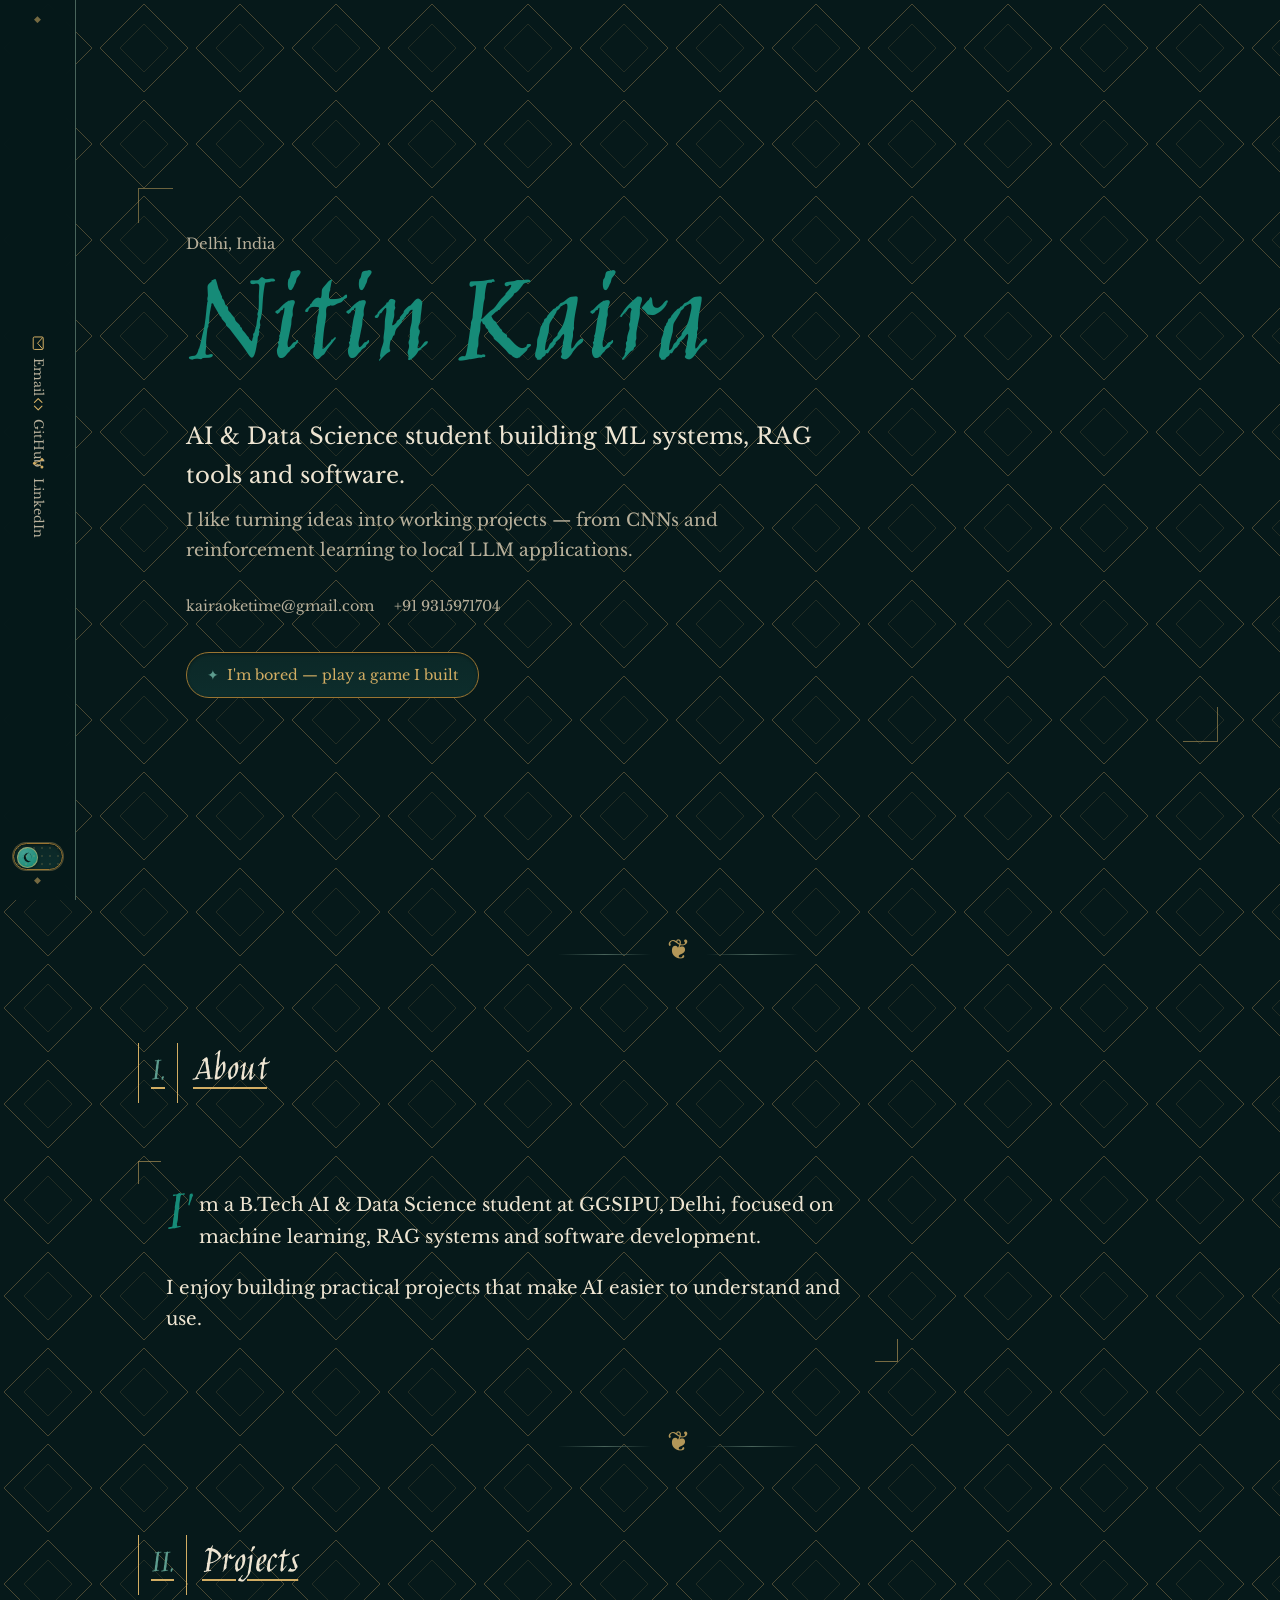
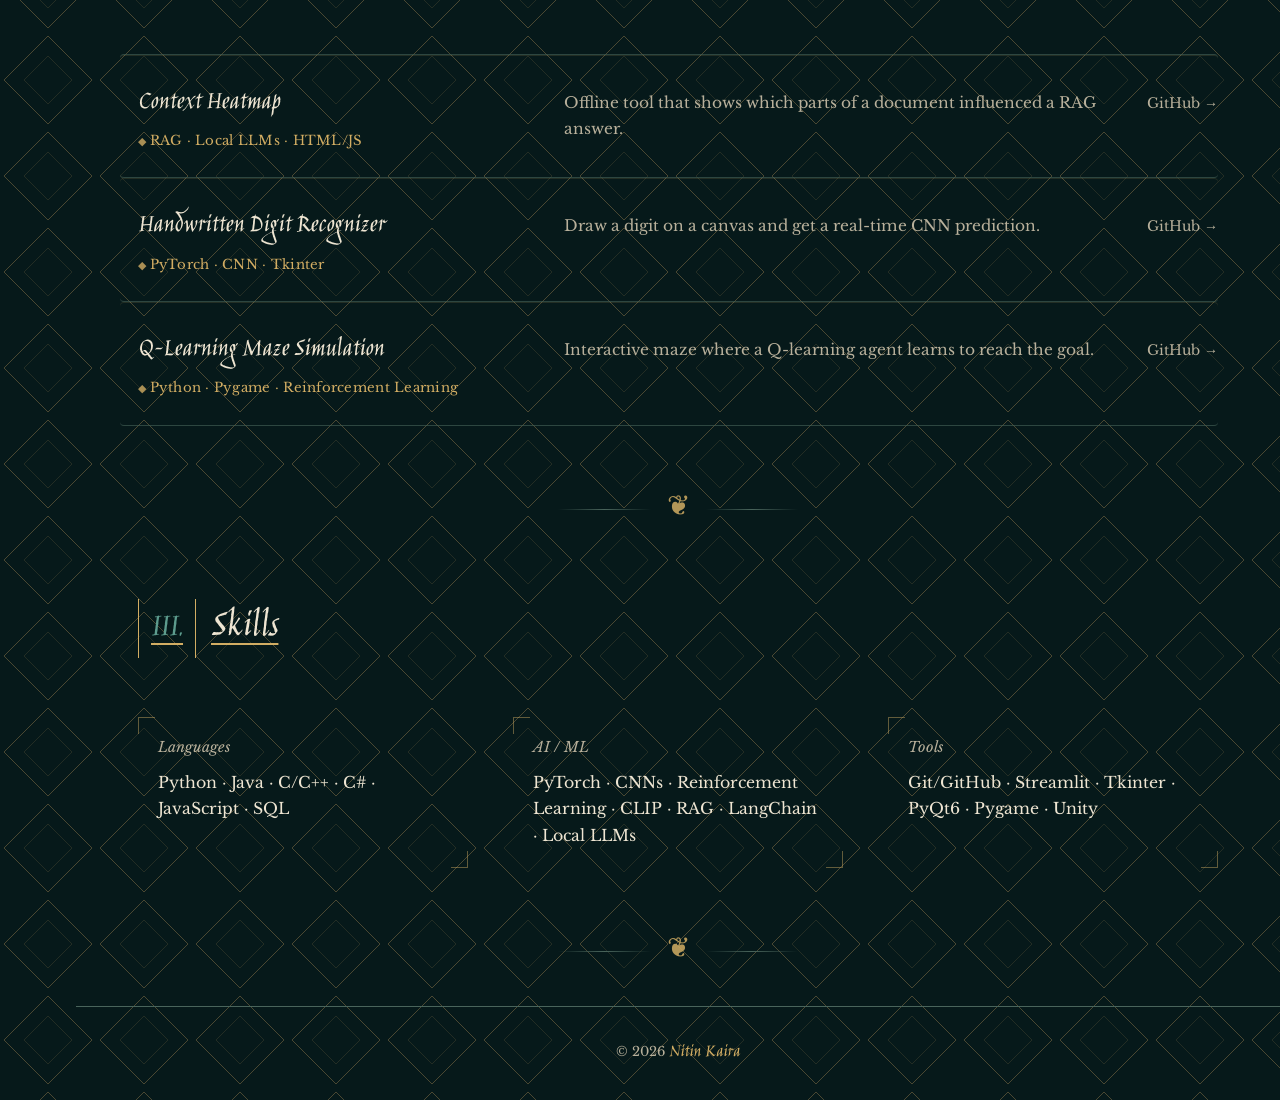
<file: index.html>
<!DOCTYPE html>
<html lang="en" data-theme="dark">
<head>
  <meta charset="UTF-8">
  <meta name="viewport" content="width=device-width, initial-scale=1.0">

  <meta
    name="description"
    content="Nitin Kaira — AI & Data Science student building practical machine learning systems and software."
  >

  <link rel="icon" type="image/svg+xml" href="favicon.svg">
  <link rel="alternate icon" href="favicon-32.png">
  <link rel="apple-touch-icon" href="apple-touch-icon.png">

  <meta property="og:type" content="website">
  <meta property="og:title" content="Nitin Kaira — AI & Data Science">
  <meta property="og:description" content="AI & Data Science student building practical machine learning systems and software.">
  <meta property="og:image" content="og-image.png">
  <meta property="og:image:width" content="1200">
  <meta property="og:image:height" content="630">

  <meta name="twitter:card" content="summary_large_image">
  <meta name="twitter:title" content="Nitin Kaira — AI & Data Science">
  <meta name="twitter:description" content="AI & Data Science student building practical machine learning systems and software.">
  <meta name="twitter:image" content="og-image.png">

  <title>Nitin Kaira — AI & Data Science</title>

  <link rel="preconnect" href="https://fonts.googleapis.com">
  <link rel="preconnect" href="https://fonts.gstatic.com" crossorigin>

  <link
    href="https://fonts.googleapis.com/css2?family=Jim+Nightshade&family=Libre+Baskerville:ital,wght@0,400;0,700;1,400&display=swap"
    rel="stylesheet"
  >

  <link rel="stylesheet" href="style.css">
</head>

<body>

  <div class="loader" id="pageLoader" aria-hidden="true">
    <span class="loader-diamond"></span>
  </div>

  <header class="nav">

    <div class="contact-links">

      <a href="mailto:kairaoketime@gmail.com">
        <svg class="contact-icon" viewBox="0 0 24 24" aria-hidden="true">
          <rect x="2" y="4" width="20" height="16" rx="2" fill="none" stroke="currentColor" stroke-width="1.6"/>
          <path d="M3 5 L12 13 L21 5" fill="none" stroke="currentColor" stroke-width="1.6"/>
        </svg>
        <span>Email</span>
      </a>

      <a
        href="https://github.com/NitinKaira1"
        target="_blank"
        rel="noopener noreferrer"
      >
        <svg class="contact-icon" viewBox="0 0 24 24" aria-hidden="true">
          <path d="M9 6 L3 12 L9 18" fill="none" stroke="currentColor" stroke-width="1.8" stroke-linecap="round" stroke-linejoin="round"/>
          <path d="M15 6 L21 12 L15 18" fill="none" stroke="currentColor" stroke-width="1.8" stroke-linecap="round" stroke-linejoin="round"/>
        </svg>
        <span>GitHub</span>
      </a>

      <a
        href="https://linkedin.com/in/nitin-kaira-5b7a46242/"
        target="_blank"
        rel="noopener noreferrer"
      >
        <svg class="contact-icon" viewBox="0 0 24 24" aria-hidden="true">
          <circle cx="6" cy="6" r="2.4" fill="currentColor"/>
          <circle cx="18" cy="6" r="2.4" fill="currentColor"/>
          <circle cx="12" cy="18" r="2.4" fill="currentColor"/>
          <path d="M8 7.5 L11 16 M16 7.5 L13 16" stroke="currentColor" stroke-width="1.4"/>
        </svg>
        <span>LinkedIn</span>
      </a>

    </div>

    <button
      class="theme-toggle"
      id="themeToggle"
      type="button"
      aria-label="Switch to light theme"
      aria-pressed="false"
    >
      <span class="toggle-thumb">

        <svg class="icon icon-sun" viewBox="0 0 40 40" aria-hidden="true">
          <circle cx="20" cy="20" r="11" fill="none" stroke="currentColor" stroke-width="0.75" stroke-dasharray="1.5 3"/>
          <circle cx="20" cy="20" r="6.5" fill="currentColor"/>
          <g stroke="currentColor" stroke-width="1.4" stroke-linecap="round">
            <line x1="20" y1="2" x2="20" y2="7"/>
            <line x1="20" y1="33" x2="20" y2="38"/>
            <line x1="2" y1="20" x2="7" y2="20"/>
            <line x1="33" y1="20" x2="38" y2="20"/>
            <line x1="7.5" y1="7.5" x2="10.8" y2="10.8"/>
            <line x1="29.2" y1="29.2" x2="32.5" y2="32.5"/>
            <line x1="7.5" y1="32.5" x2="10.8" y2="29.2"/>
            <line x1="29.2" y1="10.8" x2="32.5" y2="7.5"/>
          </g>
        </svg>

        <svg class="icon icon-moon" viewBox="0 0 40 40" aria-hidden="true">
          <circle cx="20" cy="20" r="12" fill="none" stroke="currentColor" stroke-width="0.75" stroke-dasharray="1.5 3"/>
          <path d="M25 8a13 13 0 1 0 7 23 10.4 10.4 0 0 1-7-23z" fill="currentColor"/>
          <circle cx="29" cy="11.5" r="1.2" fill="currentColor"/>
          <circle cx="32.2" cy="17" r="0.7" fill="currentColor"/>
        </svg>

      </span>
    </button>

  </header>


  <main>

    <section class="hero" id="home">

      <div class="hero-glow"></div>

      <div class="wrap hero-frame">

        <p class="eyebrow">
          Delhi, India
        </p>

        <h1>
          Nitin Kaira
        </h1>

        <p class="role">
          AI & Data Science student building ML systems, RAG tools and software.
        </p>

        <p class="intro">
          I like turning ideas into working projects — from CNNs and reinforcement learning to local LLM applications.
        </p>

        <div class="meta">
          <span>kairaoketime@gmail.com</span>
          <span>+91 9315971704</span>
        </div>

        <a class="bored-link" href="game.html">
          <span class="bored-link-icon" aria-hidden="true">✦</span>
          I'm bored — play a game I built
        </a>

      </div>

    </section>

    <div class="ornament" aria-hidden="true"><span>❦</span></div>

    <section id="about">

      <div class="wrap">

        <div class="section-title">
          <span>I.</span>
          <h2>About</h2>
        </div>

        <div class="about frame-corners">

          <p>
            I'm a B.Tech AI & Data Science student at GGSIPU, Delhi, focused on machine learning, RAG systems and software development.
          </p>

          <p>
            I enjoy building practical projects that make AI easier to understand and use.
          </p>

        </div>

      </div>

    </section>

    <div class="ornament" aria-hidden="true"><span>❦</span></div>

    <section id="work">

      <div class="wrap">

        <div class="section-title">
          <span>II.</span>
          <h2>Projects</h2>
        </div>

        <div class="projects">

          <article class="project">

            <div>
              <h3>
                Context Heatmap
              </h3>

              <p class="tech">
                RAG · Local LLMs · HTML/JS
              </p>
            </div>

            <p>
              Offline tool that shows which parts of a document influenced a RAG answer.
            </p>

            <a
              href="https://github.com/NitinKaira1/context-heatmap"
              target="_blank"
              rel="noopener noreferrer"
            >
              GitHub →
            </a>

          </article>


          <article class="project">

            <div>
              <h3>
                Handwritten Digit Recognizer
              </h3>

              <p class="tech">
                PyTorch · CNN · Tkinter
              </p>
            </div>

            <p>
              Draw a digit on a canvas and get a real-time CNN prediction.
            </p>

            <a
              href="https://github.com/NitinKaira1/Handwritten_Digit_Recognizer"
              target="_blank"
              rel="noopener noreferrer"
            >
              GitHub →
            </a>

          </article>


          <article class="project">

            <div>
              <h3>
                Q-Learning Maze Simulation
              </h3>

              <p class="tech">
                Python · Pygame · Reinforcement Learning
              </p>
            </div>

            <p>
              Interactive maze where a Q-learning agent learns to reach the goal.
            </p>

            <a
              href="https://github.com/NitinKaira1/Q-Learning_Maze_Simulation"
              target="_blank"
              rel="noopener noreferrer"
            >
              GitHub →
            </a>

          </article>

        </div>

      </div>

    </section>

    <div class="ornament" aria-hidden="true"><span>❦</span></div>

    <section id="skills">

      <div class="wrap">

        <div class="section-title">
          <span>III.</span>
          <h2>Skills</h2>
        </div>

        <div class="skills">

          <div>
            <h3>
              Languages
            </h3>

            <p>
              Python · Java · C/C++ · C# · JavaScript · SQL
            </p>
          </div>


          <div>
            <h3>
              AI / ML
            </h3>

            <p>
              PyTorch · CNNs · Reinforcement Learning · CLIP · RAG · LangChain · Local LLMs
            </p>
          </div>


          <div>
            <h3>
              Tools
            </h3>

            <p>
              Git/GitHub · Streamlit · Tkinter · PyQt6 · Pygame · Unity
            </p>
          </div>

        </div>

      </div>

    </section>

    <div class="ornament" aria-hidden="true"><span>❦</span></div>

  </main>


  <footer>
    © 2026 <span class="footer-name">Nitin Kaira</span>
  </footer>


  <script src="script.js"></script>

</body>
</html>
</file>
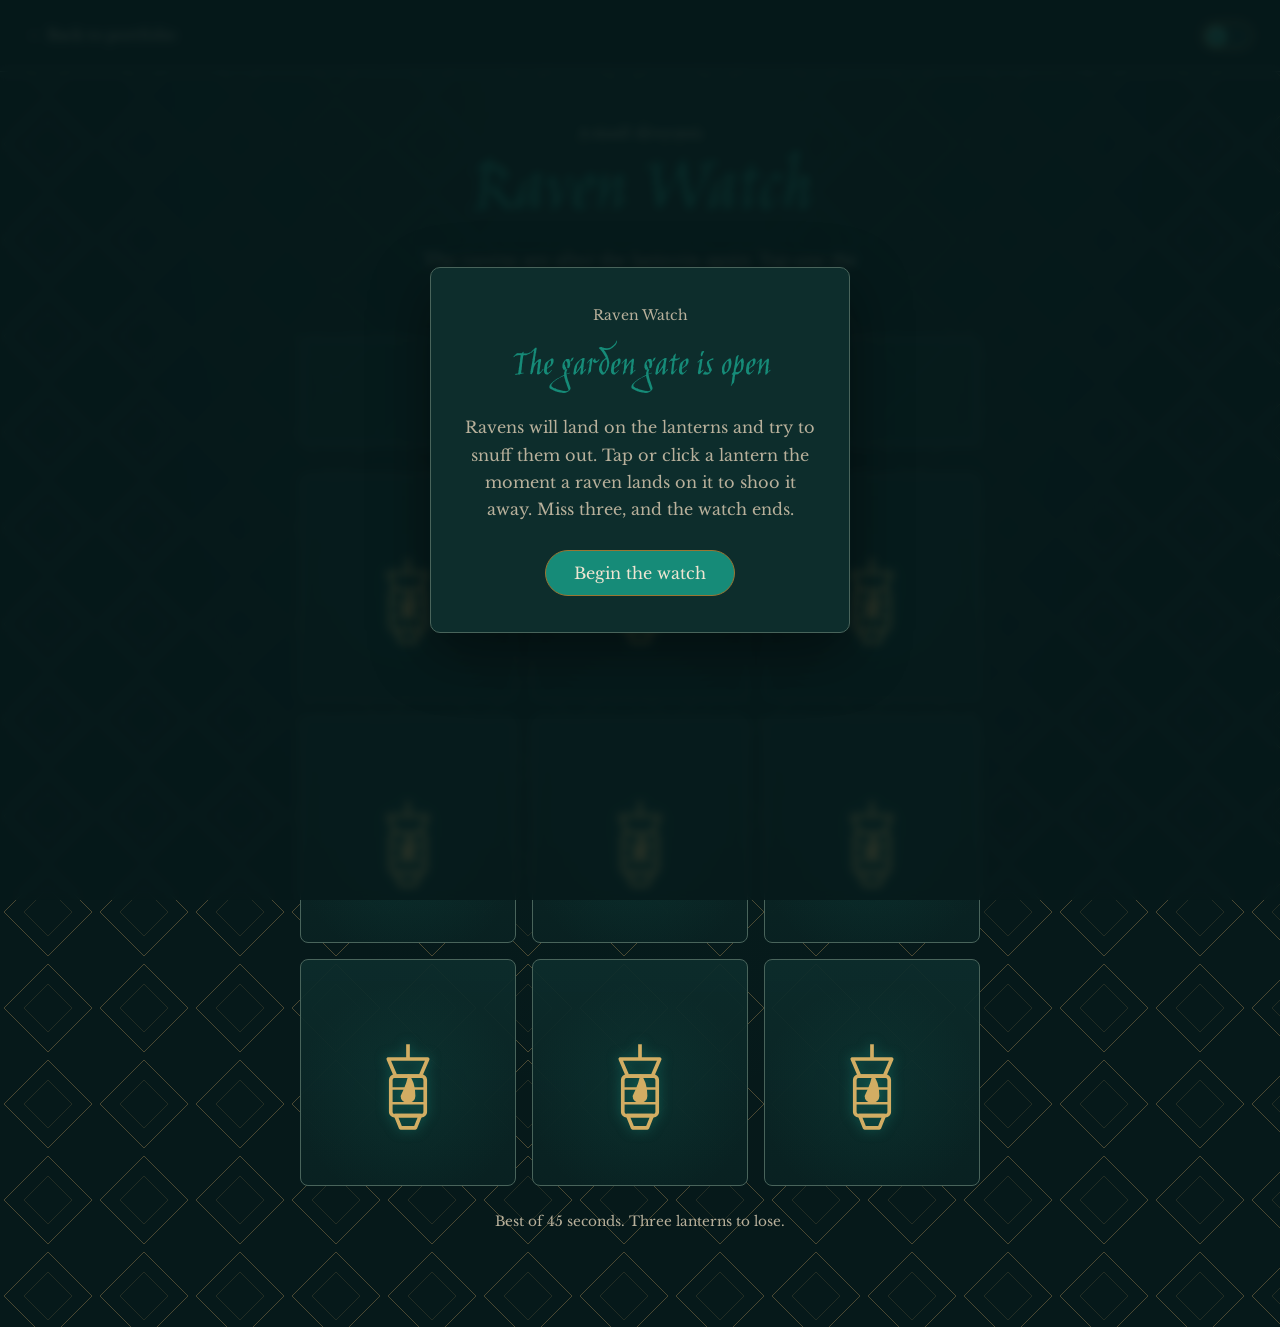
<file: game.html>
<!DOCTYPE html>
<html lang="en" data-theme="dark">
<head>
  <meta charset="UTF-8">
  <meta name="viewport" content="width=device-width, initial-scale=1.0, maximum-scale=1.0, user-scalable=no">

  <meta
    name="description"
    content="Raven Watch — a small Victorian-garden game by Nitin Kaira. Shoo the ravens before they snuff the lanterns."
  >

  <link rel="icon" type="image/svg+xml" href="favicon.svg">
  <link rel="alternate icon" href="favicon-32.png">
  <link rel="apple-touch-icon" href="apple-touch-icon.png">

  <meta property="og:type" content="website">
  <meta property="og:title" content="Raven Watch — Nitin Kaira">
  <meta property="og:description" content="A small Victorian-garden game — shoo the ravens before they snuff the lanterns.">
  <meta property="og:image" content="og-game.png">
  <meta property="og:image:width" content="1200">
  <meta property="og:image:height" content="630">

  <meta name="twitter:card" content="summary_large_image">
  <meta name="twitter:title" content="Raven Watch — Nitin Kaira">
  <meta name="twitter:description" content="A small Victorian-garden game — shoo the ravens before they snuff the lanterns.">
  <meta name="twitter:image" content="og-game.png">

  <title>Raven Watch — Nitin Kaira</title>

  <link rel="preconnect" href="https://fonts.googleapis.com">
  <link rel="preconnect" href="https://fonts.gstatic.com" crossorigin>

  <link
    href="https://fonts.googleapis.com/css2?family=Jim+Nightshade&family=Libre+Baskerville:ital,wght@0,400;0,700;1,400&display=swap"
    rel="stylesheet"
  >

  <link rel="stylesheet" href="game.css">
</head>

<body>

  <div class="loader" id="pageLoader" aria-hidden="true">
    <span class="loader-diamond"></span>
  </div>

  <header class="game-nav">

    <a class="back-link" href="index.html">
      ← Back to portfolio
    </a>

    <button
      class="theme-toggle"
      id="themeToggle"
      type="button"
      aria-label="Switch to light theme"
      aria-pressed="false"
    >
      <span class="toggle-thumb">
        <svg class="icon icon-sun" viewBox="0 0 40 40" aria-hidden="true">
          <circle cx="20" cy="20" r="11" fill="none" stroke="currentColor" stroke-width="0.75" stroke-dasharray="1.5 3"/>
          <circle cx="20" cy="20" r="6.5" fill="currentColor"/>
          <g stroke="currentColor" stroke-width="1.4" stroke-linecap="round">
            <line x1="20" y1="2" x2="20" y2="7"/>
            <line x1="20" y1="33" x2="20" y2="38"/>
            <line x1="2" y1="20" x2="7" y2="20"/>
            <line x1="33" y1="20" x2="38" y2="20"/>
            <line x1="7.5" y1="7.5" x2="10.8" y2="10.8"/>
            <line x1="29.2" y1="29.2" x2="32.5" y2="32.5"/>
            <line x1="7.5" y1="32.5" x2="10.8" y2="29.2"/>
            <line x1="29.2" y1="10.8" x2="32.5" y2="7.5"/>
          </g>
        </svg>
        <svg class="icon icon-moon" viewBox="0 0 40 40" aria-hidden="true">
          <circle cx="20" cy="20" r="12" fill="none" stroke="currentColor" stroke-width="0.75" stroke-dasharray="1.5 3"/>
          <path d="M25 8a13 13 0 1 0 7 23 10.4 10.4 0 0 1-7-23z" fill="currentColor"/>
          <circle cx="29" cy="11.5" r="1.2" fill="currentColor"/>
          <circle cx="32.2" cy="17" r="0.7" fill="currentColor"/>
        </svg>
      </span>
    </button>

  </header>

  <main class="game-main">

    <div class="game-wrap">

      <div class="game-heading">
        <p class="eyebrow">A small diversion</p>
        <h1>Raven Watch</h1>
        <p class="subtitle">
          The ravens are after the lanterns again. Tap one the moment it lands — before it snuffs the flame.
        </p>
      </div>

      <div class="hud" role="status" aria-live="polite">
        <div class="hud-item">
          <span class="hud-label">Score</span>
          <span class="hud-value" id="scoreValue">0</span>
        </div>
        <div class="hud-item">
          <span class="hud-label">Lanterns left</span>
          <span class="hud-value" id="livesValue">
            <span class="life" data-life="1">◈</span><span class="life" data-life="2">◈</span><span class="life" data-life="3">◈</span>
          </span>
        </div>
        <div class="hud-item">
          <span class="hud-label">Time</span>
          <span class="hud-value" id="timeValue">45</span>
        </div>
      </div>

      <div class="board" id="board" aria-label="Garden of lantern posts">
        <!-- posts injected by game.js -->
      </div>

      <p class="hint">Best of 45 seconds. Three lanterns to lose.</p>

    </div>

  </main>

  <div class="overlay" id="startOverlay">
    <div class="overlay-card">
      <p class="eyebrow">Raven Watch</p>
      <h2>The garden gate is open</h2>
      <p class="overlay-copy">
        Ravens will land on the lanterns and try to snuff them out. Tap or click a lantern the moment a raven lands on it to shoo it away. Miss three, and the watch ends.
      </p>
      <button class="btn-primary" id="startBtn" type="button">Begin the watch</button>
    </div>
  </div>

  <div class="overlay hidden" id="endOverlay">
    <div class="overlay-card">
      <p class="eyebrow" id="endEyebrow">The garden falls quiet</p>
      <h2 id="endHeading">Watch ended</h2>
      <div class="end-stats">
        <div>
          <span class="hud-label">Score</span>
          <span class="end-score" id="finalScore">0</span>
        </div>
        <div>
          <span class="hud-label">Best</span>
          <span class="end-score" id="bestScore">0</span>
        </div>
      </div>
      <div class="overlay-actions">
        <button class="btn-primary" id="retryBtn" type="button">Watch again</button>
        <a class="btn-secondary" href="index.html">Back to portfolio</a>
      </div>
    </div>
  </div>

  <script src="game.js"></script>

</body>
</html>
</file>
<file: style.css>
* {
  box-sizing: border-box;
}

:root {
  --font-display: "Jim Nightshade", cursive;
  --font-body: "Libre Baskerville", Georgia, serif;

  --bg: #06191a;
  --surface: #0d2d2c;
  --border: #49645b;
  --text: #eee5d2;
  --muted: #b8b09b;
  --accent: #168b78;
  --accent-soft: #5d9c8e;

  --brass: #d2ad63;
  --brass-dark: #9a7532;
  --gold: #d2ad63;

  --nav-width: 76px;
}

html[data-theme="light"] {
  --bg: #f5efe2;
  --surface: #e9dfcc;
  --border: #c7b48f;
  --text: #18251f;
  --muted: #66736b;
  --accent: #075f50;
  --accent-soft: #3f806f;

  --brass: #b4873b;
  --brass-dark: #76561f;
  --gold: #b4873b;
}

html {
  scroll-behavior: smooth;
  font-size: 17.5px;

  scrollbar-width: thin;
  scrollbar-color: var(--brass) var(--bg);

  cursor:
    url("data:image/svg+xml,%3Csvg xmlns='http://www.w3.org/2000/svg' width='28' height='28'%3E%3Cpath d='M2 2 L17 6.5 L26 26 L8.5 21 Z' fill='%23146b5c' stroke='%23d2ad63' stroke-width='2' stroke-linejoin='round'/%3E%3C/svg%3E")
    13 14,
    auto;
}


/* SCROLLBAR */

::-webkit-scrollbar {
  width: 12px;
}

::-webkit-scrollbar-track {
  background: var(--bg);
}

::-webkit-scrollbar-thumb {
  background: linear-gradient(180deg, var(--brass), var(--brass-dark));
  border: 3px solid var(--bg);
  border-radius: 10px;
}

::-webkit-scrollbar-thumb:hover {
  background: var(--gold);
}

::-webkit-scrollbar-corner {
  background: var(--bg);
}


/* SELECTION */

::selection {
  background: color-mix(in srgb, var(--accent) 55%, transparent);
  color: var(--text);
}

a,
button,
.theme-toggle,
.bored-link,
input,
[role="button"] {
  cursor:
    url("data:image/svg+xml,%3Csvg xmlns='http://www.w3.org/2000/svg' width='32' height='32'%3E%3Cpath d='M2 2 L19.4 7.2 L30 30 L9.5 24.3 Z' fill='%23168b78' stroke='%23d2ad63' stroke-width='2.5' stroke-linejoin='round'/%3E%3Ccircle cx='15.5' cy='16' r='1.6' fill='%23d2ad63'/%3E%3C/svg%3E")
    15 16,
    pointer;
}


/* CLICK FX — gem-shaped burst on click, matches the cursor motif */

.click-fx {
  position: fixed;

  width: 42px;
  height: 42px;

  clip-path: polygon(0% 0%, 62% 18%, 100% 100%, 27% 80%);

  border: 2px solid var(--brass);
  background: color-mix(in srgb, var(--accent) 35%, transparent);

  pointer-events: none;
  z-index: 9999;

  transform: translate(-50%, -50%) scale(.4);
  opacity: 1;

  animation: click-pop .5s ease-out forwards;
}

@keyframes click-pop {
  0% {
    transform: translate(-50%, -50%) scale(.4) rotate(0deg);
    opacity: 1;
  }
  100% {
    transform: translate(-50%, -50%) scale(1.9) rotate(6deg);
    opacity: 0;
  }
}

body {
  margin: 0;

  background-color: var(--bg);
  background-image:
    url("data:image/svg+xml,%3Csvg xmlns='http://www.w3.org/2000/svg' width='96' height='96'%3E%3Cpath d='M48 4 L92 48 L48 92 L4 48 Z' fill='none' stroke='%23c9a15f' stroke-width='1' opacity='0.35'/%3E%3Cpath d='M48 24 L72 48 L48 72 L24 48 Z' fill='none' stroke='%23c9a15f' stroke-width='0.6' opacity='0.25'/%3E%3C/svg%3E");
  background-position: 0 0;
  background-size: 96px 96px;
  background-repeat: repeat;

  color: var(--text);

  font-family: var(--font-body);
  line-height: 1.7;

  overflow-x: hidden;

  animation: lattice-drift 55s linear infinite;

  transition:
    background-color .3s ease,
    color .3s ease;
}


/* PAGE LOADER */

.loader {
  position: fixed;
  inset: 0;

  display: flex;
  align-items: center;
  justify-content: center;

  background: var(--bg);

  z-index: 9998;

  transition: opacity .5s ease;
}

.loader.hidden {
  opacity: 0;
  pointer-events: none;
}

.loader-diamond {
  width: 46px;
  height: 46px;

  border: 3px solid var(--brass-dark);
  border-top-color: var(--gold);
  border-right-color: var(--gold);
  border-radius: 4px;

  transform: rotate(45deg);

  animation: loader-spin 1s linear infinite;
}

@keyframes loader-spin {
  from { transform: rotate(45deg); }
  to { transform: rotate(405deg); }
}

@keyframes lattice-drift {
  from { background-position: 0 0; }
  to { background-position: 96px 96px; }
}

@keyframes hero-reveal {
  from {
    opacity: 0;
    transform: translateY(16px);
  }
  to {
    opacity: 1;
    transform: translateY(0);
  }
}

a {
  color: inherit;
}

:focus-visible {
  outline: 2px solid var(--brass);
  outline-offset: 3px;
}


/* NAV */

.nav {
  position: fixed;

  inset: 0 auto 0 0;

  width: var(--nav-width);

  padding: 30px 0;

  display: flex;
  flex-direction: column;
  align-items: center;
  justify-content: space-between;

  border-right: 1px solid var(--border);

  background: color-mix(
    in srgb,
    var(--bg) 94%,
    transparent
  );

  backdrop-filter: blur(8px);

  z-index: 10;
}

.nav::before,
.nav::after {
  content: "◆";

  position: absolute;

  left: 50%;
  transform: translateX(-50%);

  font-size: .5rem;

  color: var(--gold);

  opacity: .55;
}

.nav::before {
  top: 12px;
}

.nav::after {
  bottom: 12px;
}


.contact-links {
  display: flex;
  flex-direction: column;

  align-items: center;

  gap: 34px;

  margin: auto 0;
}


.contact-links a {
  display: inline-flex;
  align-items: center;
  gap: 7px;

  color: var(--muted);

  font-size: .72rem;

  text-decoration: none;

  white-space: nowrap;

  transform: rotate(90deg);

  transition:
    color .2s ease,
    transform .2s ease;

  margin-bottom: 10px;
}

.contact-icon {
  flex: 0 0 auto;

  width: 15px;
  height: 15px;

  color: var(--gold);

  transition: color .2s ease;
}

.contact-links a:hover .contact-icon,
.contact-links a:focus-visible .contact-icon {
  color: var(--accent-soft);
}


.contact-links a:hover,
.contact-links a:focus-visible {
  color: var(--text);

  transform:
    rotate(90deg)
    translateX(2px);
}


/* THEME */

.theme-toggle {
  position: relative;

  width: 50px;
  height: 27px;
  padding: 3px;

  flex: 0 0 auto;

  border: 1px solid var(--brass-dark);
  border-radius: 20px;

  background:
    linear-gradient(
      180deg,
      color-mix(in srgb, var(--surface) 88%, black 12%),
      var(--surface)
    );

  box-shadow:
    inset 0 1px 3px rgba(0, 0, 0, .5),
    0 0 0 1px color-mix(in srgb, var(--brass) 35%, transparent);

  cursor: pointer;

  overflow: hidden;
}


.theme-toggle::after {
  content: "";

  position: absolute;
  inset: 0;

  background-image:
    radial-gradient(
      circle at 4px 4px,
      color-mix(in srgb, var(--brass) 55%, transparent) 1px,
      transparent 1.5px
    );

  background-size: 8px 8px;

  opacity: .3;

  pointer-events: none;
}

.toggle-thumb {
  position: relative;

  display: flex;
  align-items: center;
  justify-content: center;

  width: 21px;
  height: 21px;

  border-radius: 50%;

  background:
    radial-gradient(
      circle at 35% 30%,
      color-mix(in srgb, var(--accent) 80%, white 20%),
      var(--accent) 75%
    );

  box-shadow:
    0 1px 3px rgba(0, 0, 0, .55),
    inset 0 0 0 1px color-mix(in srgb, var(--brass) 60%, transparent);

  transition: transform .35s cubic-bezier(.65, 0, .35, 1);
}

html[data-theme="light"] .toggle-thumb {
  transform: translateX(23px);
}

.theme-toggle .icon {
  position: absolute;

  width: 68%;
  height: 68%;

  color: var(--bg);

  transition:
    opacity .35s ease,
    transform .5s cubic-bezier(.65, 0, .35, 1);
}

.icon-sun {
  opacity: 0;
  transform: rotate(90deg) scale(.5);
}

.icon-moon {
  opacity: 1;
  transform: rotate(0deg) scale(1);
}

html[data-theme="light"] .icon-sun {
  opacity: 1;
  transform: rotate(0deg) scale(1);
}

html[data-theme="light"] .icon-moon {
  opacity: 0;
  transform: rotate(-90deg) scale(.5);
}


/* MAIN */

main {
  margin-left: var(--nav-width);
}


/* HERO */

.hero {
  position: relative;

  min-height: 100vh;

  display: flex;
  align-items: center;

  padding: 100px 0 70px;

  overflow: hidden;
}


.hero-glow {
  display: none;
}


.wrap {
  width: min(
    1080px,
    calc(100% - 64px)
  );

  margin-inline: auto;
}


/* ORNAMENTS */

.ornament {
  display: flex;
  align-items: center;

  gap: 16px;

  width: min(240px, 40%);

  margin: 0 auto;
  padding: 40px 0;

  color: var(--gold);
}

.ornament::before,
.ornament::after {
  content: "";

  flex: 1;
  height: 1px;

  background: linear-gradient(
    90deg,
    transparent,
    var(--border),
    transparent
  );
}

.ornament span {
  font-family: var(--font-display);

  font-size: 1.6rem;
  line-height: 1;

  opacity: .85;
}


.frame-corners {
  position: relative;

  padding: 28px;
}

.frame-corners::before,
.frame-corners::after {
  content: "";

  position: absolute;

  width: 22px;
  height: 22px;

  border: 1px solid var(--gold);

  opacity: .55;

  pointer-events: none;
}

.frame-corners::before {
  top: 0;
  left: 0;

  border-right: none;
  border-bottom: none;
}

.frame-corners::after {
  bottom: 0;
  right: 0;

  border-left: none;
  border-top: none;
}


.hero-frame {
  position: relative;

  padding: 44px 48px;

  animation: hero-reveal .9s .15s ease both;
}

.hero-frame::before,
.hero-frame::after {
  content: "";

  position: absolute;

  width: 34px;
  height: 34px;

  border: 1px solid var(--gold);

  opacity: .5;

  pointer-events: none;
}

.hero-frame::before {
  top: 0;
  left: 0;

  border-right: none;
  border-bottom: none;
}

.hero-frame::after {
  bottom: 0;
  right: 0;

  border-left: none;
  border-top: none;
}

@media (max-width: 520px) {

  .hero-frame {
    padding: 28px 20px;
  }

  .hero-frame::before,
  .hero-frame::after {
    width: 22px;
    height: 22px;
  }

  .frame-corners {
    padding: 20px;
  }
}


.eyebrow {
  margin: 0 0 10px;

  color: var(--muted);

  font-size: .85rem;
}


h1 {
  margin: 0;

  font-family: var(--font-display);

  font-size:
    clamp(4.5rem, 12vw, 8rem);

  font-weight: 400;

  line-height: .9;

  color: var(--accent);
}


.role {
  max-width: 650px;

  margin: 24px 0 12px;

  font-size:
    clamp(1.05rem, 2vw, 1.3rem);
}


.intro {
  max-width: 560px;

  margin: 0;

  color: var(--muted);
}


.meta {
  display: flex;
  flex-wrap: wrap;

  gap: 20px;

  margin-top: 28px;

  color: var(--muted);

  font-size: .82rem;
}


/* BORED LINK */

.bored-link {
  display: inline-flex;
  align-items: center;

  gap: 8px;

  margin-top: 34px;
  padding: 10px 20px;

  border: 1px solid var(--brass-dark);
  border-radius: 30px;

  color: var(--gold);

  font-size: .82rem;
  text-decoration: none;

  background:
    linear-gradient(
      180deg,
      color-mix(in srgb, var(--surface) 88%, black 12%),
      var(--surface)
    );

  box-shadow: inset 0 1px 3px rgba(0, 0, 0, .4);

  transition:
    color .2s ease,
    border-color .2s ease,
    transform .2s ease;
}

.bored-link:hover,
.bored-link:focus-visible {
  color: var(--text);

  border-color: var(--brass);

  transform: translateY(-1px);
}

.bored-link-icon {
  color: var(--accent-soft);

  transition: transform .4s ease;
}

.bored-link:hover .bored-link-icon {
  transform: rotate(90deg);
}


/* SECTIONS */

section {
  padding: 30px 0;

  scroll-margin-top: 20px;
}


.section-title {
  display: flex;

  align-items: baseline;

  gap: 15px;

  margin-bottom: 55px;

  text-decoration: underline var(--gold);
  text-decoration-thickness: 2px;
  text-underline-offset: 8px;
}


.section-title span {
  font-family: var(--font-display);

  font-size: 2rem;

  color: var(--accent-soft);

  padding: 0 12px;

  border-left: 1px solid var(--gold);
  border-right: 1px solid var(--gold);
}


.section-title h2 {
  margin: 0;

  font-family: var(--font-display);

  font-size: 2.3rem;

  font-weight: 400;

  letter-spacing: .01em;
}


/* ABOUT */

.about {
  max-width: 760px;

  font-size: 1.05rem;
}


.about p {
  margin: 0 0 20px;
}

.about p:first-of-type::first-letter {
  float: left;

  margin: 2px 8px 0 0;

  font-family: var(--font-display);
  font-size: 3.6rem;
  line-height: .78;

  color: var(--accent);
}


.about p:last-child {
  margin-bottom: 0;
}


/* PROJECTS */

.projects {
  display: flex;

  flex-direction: column;
}


.project {
  position: relative;

  display: grid;

  grid-template-columns:
    minmax(230px, 1fr)
    minmax(280px, 1.4fr)
    auto;

  gap: 35px;

  align-items: baseline;

  padding: 25px 0 25px 18px;
  margin-left: -18px;

  border-bottom:
    1px solid
    color-mix(
      in srgb,
      var(--border) 60%,
      transparent
    );

  box-shadow:
    inset 0 1px 0
    color-mix(
      in srgb,
      var(--gold) 14%,
      transparent
    );

  border-radius: 4px;

  transition:
    background-color .35s ease,
    padding-left .35s ease,
    margin-left .35s ease;
}


.project:first-child {
  border-top:
    1px solid
    color-mix(
      in srgb,
      var(--border) 60%,
      transparent
    );
}


.project::before {
  content: "";

  position: absolute;

  left: 0;
  top: 8px;
  bottom: 8px;

  width: 3px;

  background: var(--accent);

  border-radius: 2px;

  transform: scaleY(0);
  transform-origin: center;

  transition: transform .35s ease;
}


.project:hover {
  background-color:
    color-mix(
      in srgb,
      var(--accent) 6%,
      transparent
    );

  padding-left: 30px;
  margin-left: -18px;
}


.project:hover::before {
  transform: scaleY(1);
}


.project h3 {
  margin: 0 0 4px;

  font-family: var(--font-display);

  font-size: 1.55rem;

  font-weight: 400;

  transition:
    color .3s ease,
    transform .3s ease;
}


.project:hover h3 {
  color: var(--accent);

  transform: translateX(4px);
}


.project .tech {
  margin: 0;

  color: var(--gold);

  font-size: .76rem;

  letter-spacing: .02em;
}

.project .tech::before {
  content: "◆ ";

  font-size: .6rem;

  opacity: .8;
}


.project > p {
  margin: 0;

  color: var(--muted);

  font-size: .88rem;
}


.project a {
  display: inline-flex;
  align-items: center;

  color: var(--muted);

  font-size: .8rem;

  text-decoration: none;

  white-space: nowrap;

  transition:
    color .25s ease,
    transform .25s ease;
}


.project a:hover,
.project a:focus-visible {
  color: var(--accent);
}


.project:hover a {
  transform: translateX(3px);

  color: var(--gold);
}


/* SKILLS */

.skills {
  display: grid;

  grid-template-columns:
    repeat(3, 1fr);

  gap: 45px;
}

.skills > div {
  position: relative;

  padding: 18px 20px;
}

.skills > div::before,
.skills > div::after {
  content: "";

  position: absolute;

  width: 16px;
  height: 16px;

  border: 1px solid var(--gold);

  opacity: .45;

  pointer-events: none;
}

.skills > div::before {
  top: 0;
  left: 0;

  border-right: none;
  border-bottom: none;
}

.skills > div::after {
  bottom: 0;
  right: 0;

  border-left: none;
  border-top: none;
}


.skills h3 {
  margin: 0 0 10px;

  font-size: .82rem;

  font-style: italic;

  font-weight: 400;

  color: var(--muted);
}


.skills p {
  margin: 0;

  font-size: .9rem;
}


/* FOOTER */

footer {
  margin-left: var(--nav-width);

  padding: 30px;

  text-align: center;

  color: var(--muted);

  font-size: .75rem;

  border-top:
    1px solid var(--border);
}

.footer-name {
  font-family: var(--font-display);

  font-size: 1.1rem;

  color: var(--gold);
}


/* TABLET */

@media (max-width: 760px) {

  :root {
    --nav-width: 64px;
  }

  .nav {
    width: var(--nav-width);

    padding: 24px 0;
  }

  .contact-links {
    gap: 28px;
  }

  .contact-links a {
    font-size: .65rem;
  }

  .theme-toggle {
    width: 26px;
    height: 46px;
  }

  .toggle-thumb {
    width: 19px;
    height: 19px;
  }

  html[data-theme="light"] .toggle-thumb {
    transform: translateY(20px);
  }

  .project {
    grid-template-columns:
      1fr 1.4fr;

    gap: 20px;
  }

  .project a {
    grid-column: 2;
  }

  .skills {
    grid-template-columns: 1fr;

    gap: 28px;
  }
}


/* MOBILE */

@media (max-width: 520px) {

  :root {
    --nav-width: 52px;
  }

  .nav {
    width: var(--nav-width);

    padding: 20px 0;
  }

  .contact-links {
    gap: 25px;
  }

  .contact-links a {
    font-size: .58rem;
  }

  .theme-toggle {
    width: 24px;
    height: 42px;
  }

  .toggle-thumb {
    width: 17px;
    height: 17px;
  }

  html[data-theme="light"] .toggle-thumb {
    transform: translateY(19px);
  }

  .wrap {
    width:
      min(
        100% - 32px,
        1080px
      );
  }

  .hero {
    padding:
      110px 0 75px;
  }

  h1 {
    font-size:
      clamp(
        3.8rem,
        19vw,
        6rem
      );
  }

  .role {
    font-size: 1rem;
  }

  .section-title h2 {
    font-size: 1.8rem;
  }

  .project h3 {
    font-size: 1.3rem;
  }

  .meta {
    flex-direction: column;

    gap: 4px;
  }

  section {
    padding: 75px 0;
  }

  .section-title {
    margin-bottom: 38px;
  }

  .project {
    display: block;

    padding: 22px 0;
  }

  .project > p {
    margin: 10px 0;
  }

  .project a {
    display: inline-block;
  }

  footer {
    margin-left: var(--nav-width);

    padding: 25px 15px;
  }
}


/* REDUCED MOTION */

@media (prefers-reduced-motion: reduce) {

  html {
    scroll-behavior: auto;
  }

  *,
  *::before,
  *::after {
    transition: none !important;
    animation: none !important;
  }
}
</file>
<file: game.css>
* {
  box-sizing: border-box;
}

:root {
  --font-display: "Jim Nightshade", cursive;
  --font-body: "Libre Baskerville", Georgia, serif;

  --bg: #06191a;
  --surface: #0d2d2c;
  --border: #49645b;
  --text: #eee5d2;
  --muted: #b8b09b;
  --accent: #168b78;
  --accent-soft: #5d9c8e;

  --brass: #d2ad63;
  --brass-dark: #9a7532;
  --gold: #d2ad63;

  --danger: #a5493a;
}

html[data-theme="light"] {
  --bg: #f5efe2;
  --surface: #e9dfcc;
  --border: #c7b48f;
  --text: #18251f;
  --muted: #66736b;
  --accent: #075f50;
  --accent-soft: #3f806f;

  --brass: #b4873b;
  --brass-dark: #76561f;
  --gold: #b4873b;

  --danger: #8c3a2c;
}

html {
  scroll-behavior: smooth;
  font-size: 17.5px;

  scrollbar-width: thin;
  scrollbar-color: var(--brass) var(--bg);

  cursor:
    url("data:image/svg+xml,%3Csvg xmlns='http://www.w3.org/2000/svg' width='28' height='28'%3E%3Cpath d='M2 2 L17 6.5 L26 26 L8.5 21 Z' fill='%23146b5c' stroke='%23d2ad63' stroke-width='2' stroke-linejoin='round'/%3E%3C/svg%3E")
    13 14,
    auto;
}


/* SCROLLBAR */

::-webkit-scrollbar {
  width: 12px;
}

::-webkit-scrollbar-track {
  background: var(--bg);
}

::-webkit-scrollbar-thumb {
  background: linear-gradient(180deg, var(--brass), var(--brass-dark));
  border: 3px solid var(--bg);
  border-radius: 10px;
}

::-webkit-scrollbar-thumb:hover {
  background: var(--gold);
}

::-webkit-scrollbar-corner {
  background: var(--bg);
}


/* SELECTION */

::selection {
  background: color-mix(in srgb, var(--accent) 55%, transparent);
  color: var(--text);
}

a,
button,
.theme-toggle,
.bored-link,
.post,
input,
[role="button"] {
  cursor:
    url("data:image/svg+xml,%3Csvg xmlns='http://www.w3.org/2000/svg' width='32' height='32'%3E%3Cpath d='M2 2 L19.4 7.2 L30 30 L9.5 24.3 Z' fill='%23168b78' stroke='%23d2ad63' stroke-width='2.5' stroke-linejoin='round'/%3E%3Ccircle cx='15.5' cy='16' r='1.6' fill='%23d2ad63'/%3E%3C/svg%3E")
    15 16,
    pointer;
}


/* CLICK FX — gem-shaped burst on click, matches the cursor motif */

.click-fx {
  position: fixed;

  width: 42px;
  height: 42px;

  clip-path: polygon(0% 0%, 62% 18%, 100% 100%, 27% 80%);

  border: 2px solid var(--brass);
  background: color-mix(in srgb, var(--accent) 35%, transparent);

  pointer-events: none;
  z-index: 9999;

  transform: translate(-50%, -50%) scale(.4);
  opacity: 1;

  animation: click-pop .5s ease-out forwards;
}

@keyframes click-pop {
  0% {
    transform: translate(-50%, -50%) scale(.4) rotate(0deg);
    opacity: 1;
  }
  100% {
    transform: translate(-50%, -50%) scale(1.9) rotate(6deg);
    opacity: 0;
  }
}

body {
  margin: 0;
  min-height: 100vh;

  background-color: var(--bg);
  background-image:
    url("data:image/svg+xml,%3Csvg xmlns='http://www.w3.org/2000/svg' width='96' height='96'%3E%3Cpath d='M48 4 L92 48 L48 92 L4 48 Z' fill='none' stroke='%23c9a15f' stroke-width='1' opacity='0.35'/%3E%3Cpath d='M48 24 L72 48 L48 72 L24 48 Z' fill='none' stroke='%23c9a15f' stroke-width='0.6' opacity='0.25'/%3E%3C/svg%3E"),
    radial-gradient(
      ellipse at 50% 0%,
      color-mix(in srgb, var(--accent) 10%, transparent),
      transparent 60%
    );
  background-position: 0 0, 0 0;
  background-size: 96px 96px, auto;
  background-repeat: repeat, no-repeat;

  color: var(--text);

  font-family: var(--font-body);
  line-height: 1.7;

  animation: lattice-drift 55s linear infinite;

  transition: background-color .3s ease, color .3s ease;
}


/* PAGE LOADER */

.loader {
  position: fixed;
  inset: 0;

  display: flex;
  align-items: center;
  justify-content: center;

  background: var(--bg);

  z-index: 9998;

  transition: opacity .5s ease;
}

.loader.hidden {
  opacity: 0;
  pointer-events: none;
}

.loader-diamond {
  width: 46px;
  height: 46px;

  border: 3px solid var(--brass-dark);
  border-top-color: var(--gold);
  border-right-color: var(--gold);
  border-radius: 4px;

  transform: rotate(45deg);

  animation: loader-spin 1s linear infinite;
}

@keyframes loader-spin {
  from { transform: rotate(45deg); }
  to { transform: rotate(405deg); }
}

@keyframes lattice-drift {
  from { background-position: 0 0, 0 0; }
  to { background-position: 96px 96px, 0 0; }
}

@keyframes hero-reveal {
  from {
    opacity: 0;
    transform: translateY(16px);
  }
  to {
    opacity: 1;
    transform: translateY(0);
  }
}

a {
  color: inherit;
}

:focus-visible {
  outline: 2px solid var(--brass);
  outline-offset: 3px;
}


/* NAV */

.game-nav {
  display: flex;
  align-items: center;
  justify-content: space-between;

  padding: 22px 28px;

  border-bottom: 1px solid var(--border);

  background: color-mix(in srgb, var(--bg) 94%, transparent);
  backdrop-filter: blur(8px);
}

.back-link {
  color: var(--muted);
  font-size: .85rem;
  text-decoration: none;

  transition: color .2s ease;
}

.back-link:hover,
.back-link:focus-visible {
  color: var(--text);
}

.theme-toggle {
  position: relative;

  width: 50px;
  height: 27px;
  padding: 3px;

  border: 1px solid var(--brass-dark);
  border-radius: 20px;

  background:
    linear-gradient(
      180deg,
      color-mix(in srgb, var(--surface) 88%, black 12%),
      var(--surface)
    );

  box-shadow:
    inset 0 1px 3px rgba(0, 0, 0, .5),
    0 0 0 1px color-mix(in srgb, var(--brass) 35%, transparent);

  cursor: pointer;
  overflow: hidden;
}

.toggle-thumb {
  position: relative;

  display: flex;
  align-items: center;
  justify-content: center;

  width: 21px;
  height: 21px;

  border-radius: 50%;

  background:
    radial-gradient(
      circle at 35% 30%,
      color-mix(in srgb, var(--accent) 80%, white 20%),
      var(--accent) 75%
    );

  box-shadow:
    0 1px 3px rgba(0, 0, 0, .55),
    inset 0 0 0 1px color-mix(in srgb, var(--brass) 60%, transparent);

  transition: transform .35s cubic-bezier(.65, 0, .35, 1);
}

html[data-theme="light"] .toggle-thumb {
  transform: translateX(23px);
}

.theme-toggle .icon {
  position: absolute;
  width: 68%;
  height: 68%;
  color: var(--bg);

  transition: opacity .35s ease, transform .5s cubic-bezier(.65, 0, .35, 1);
}

.icon-sun {
  opacity: 0;
  transform: rotate(90deg) scale(.5);
}

.icon-moon {
  opacity: 1;
  transform: rotate(0deg) scale(1);
}

html[data-theme="light"] .icon-sun {
  opacity: 1;
  transform: rotate(0deg) scale(1);
}

html[data-theme="light"] .icon-moon {
  opacity: 0;
  transform: rotate(-90deg) scale(.5);
}


/* MAIN */

.game-main {
  display: flex;
  justify-content: center;

  padding: 50px 20px 80px;
}

.game-wrap {
  width: min(680px, 100%);
}

.game-heading {
  text-align: center;
  margin-bottom: 34px;

  animation: hero-reveal .8s .1s ease both;
}

.eyebrow {
  margin: 0 0 8px;
  color: var(--muted);
  font-size: .8rem;
}

.game-heading h1 {
  margin: 0;
  font-family: var(--font-display);
  font-size: clamp(3rem, 10vw, 4.6rem);
  font-weight: 400;
  line-height: .95;
  color: var(--accent);
}

.subtitle {
  max-width: 480px;
  margin: 16px auto 0;
  color: var(--muted);
  font-size: .95rem;
}


/* HUD */

.hud {
  display: flex;
  justify-content: center;

  gap: 40px;

  margin-bottom: 28px;
  padding: 16px 20px;

  border: 1px solid var(--border);
  border-radius: 6px;

  background: color-mix(in srgb, var(--surface) 70%, transparent);
}

.hud-item {
  display: flex;
  flex-direction: column;
  align-items: center;
  gap: 4px;
}

.hud-label {
  font-size: .68rem;
  color: var(--muted);
  letter-spacing: .02em;
}

.hud-value {
  font-family: var(--font-display);
  font-size: 1.7rem;
  color: var(--text);
}

#timeValue.time-low {
  color: var(--danger);
}

.life {
  color: var(--gold);
  transition: opacity .3s ease, transform .3s ease;
}

.life.spent {
  opacity: .18;
  transform: scale(.8);
}


/* BOARD */

.board {
  display: grid;
  grid-template-columns: repeat(3, 1fr);
  gap: 16px;

  margin-inline: auto;
}

.post {
  position: relative;

  aspect-ratio: 1 / 1.05;

  border: 1px solid var(--border);
  border-radius: 8px;

  background:
    linear-gradient(
      180deg,
      color-mix(in srgb, var(--surface) 92%, transparent),
      color-mix(in srgb, var(--bg) 60%, var(--surface) 40%)
    );

  cursor: pointer;
  overflow: hidden;

  padding: 0;

  -webkit-tap-highlight-color: transparent;
  touch-action: manipulation;

  transition: border-color .2s ease, transform .08s ease;
}

.post:focus-visible {
  outline: 2px solid var(--accent);
  outline-offset: 2px;
}

.post:active {
  transform: scale(.96);
}

.post-glow {
  position: absolute;
  inset: 0;

  background: radial-gradient(
    circle at 50% 60%,
    color-mix(in srgb, var(--accent) 22%, transparent),
    transparent 65%
  );

  opacity: .5;
  transition: opacity .4s ease;
}

.post.snuffed .post-glow {
  opacity: 0;
}

.lantern {
  position: absolute;
  left: 50%;
  top: 58%;
  transform: translate(-50%, -50%);

  width: 46%;
  height: 46%;

  color: var(--gold);

  transition: color .4s ease, filter .4s ease;

  filter: drop-shadow(0 0 6px color-mix(in srgb, var(--accent) 60%, transparent));
}

.post.snuffed .lantern {
  color: var(--muted);
  filter: none;
}

.raven {
  position: absolute;
  left: 50%;
  top: 8%;
  transform: translate(-50%, -140%);

  width: 44%;
  height: 44%;

  color: #1b1b1b;

  opacity: 0;

  transition: none;
  pointer-events: none;
}

html[data-theme="light"] .raven {
  color: #24211c;
}

.post.raven-active .raven {
  animation: raven-land .28s ease-out forwards;
}

.post.raven-shooed .raven {
  animation: raven-flee .32s ease-in forwards;
}

@keyframes raven-land {
  0% {
    transform: translate(-50%, -140%);
    opacity: 0;
  }
  70% {
    transform: translate(-50%, -6%);
    opacity: 1;
  }
  100% {
    transform: translate(-50%, -14%);
    opacity: 1;
  }
}

@keyframes raven-flee {
  0% {
    transform: translate(-50%, -14%) rotate(0deg);
    opacity: 1;
  }
  100% {
    transform: translate(-90%, -220%) rotate(-25deg);
    opacity: 0;
  }
}

.feather {
  position: absolute;
  width: 6px;
  height: 6px;
  border-radius: 50%;
  background: var(--gold);
  opacity: 0;
  pointer-events: none;
}

.post.raven-shooed .feather {
  animation: feather-burst .5s ease-out forwards;
}

.feather:nth-child(1) { left: 30%; top: 30%; animation-delay: .02s; }
.feather:nth-child(2) { left: 50%; top: 20%; animation-delay: .06s; }
.feather:nth-child(3) { left: 68%; top: 32%; animation-delay: .1s; }

@keyframes feather-burst {
  0% {
    opacity: 1;
    transform: translate(0, 0) scale(1);
  }
  100% {
    opacity: 0;
    transform: translate(var(--fx, 10px), -30px) scale(.3);
  }
}

.feather:nth-child(1) { --fx: -18px; }
.feather:nth-child(2) { --fx: 0px; }
.feather:nth-child(3) { --fx: 18px; }

.hint {
  margin-top: 24px;
  text-align: center;
  color: var(--muted);
  font-size: .78rem;
}


/* OVERLAYS */

.overlay {
  position: fixed;
  inset: 0;

  display: flex;
  align-items: center;
  justify-content: center;

  padding: 24px;

  background: color-mix(in srgb, var(--bg) 85%, transparent);
  backdrop-filter: blur(4px);

  z-index: 20;
}

.overlay.hidden {
  display: none;
}

.overlay-card {
  width: min(420px, 100%);
  padding: 36px 32px;

  text-align: center;

  border: 1px solid var(--border);
  border-radius: 10px;

  background: var(--surface);

  box-shadow: 0 20px 60px rgba(0, 0, 0, .45);
}

.overlay-card h2 {
  margin: 0 0 16px;
  font-family: var(--font-display);
  font-size: 2.1rem;
  font-weight: 400;
  color: var(--accent);
}

.overlay-copy {
  margin: 0 0 26px;
  color: var(--muted);
  font-size: .92rem;
}

.end-stats {
  display: flex;
  justify-content: center;
  gap: 48px;

  margin-bottom: 28px;
}

.end-stats > div {
  display: flex;
  flex-direction: column;
  align-items: center;
  gap: 4px;
}

.end-score {
  font-family: var(--font-display);
  font-size: 2.2rem;
  color: var(--gold);
}

.btn-primary {
  display: inline-block;

  padding: 12px 28px;

  border: 1px solid var(--brass-dark);
  border-radius: 30px;

  background: var(--accent);
  color: #eee5d2;

  font-family: var(--font-body);
  font-size: .92rem;

  cursor: pointer;

  transition: transform .15s ease, background .2s ease;
}

.btn-primary:hover {
  background: var(--accent-soft);
  transform: translateY(-1px);
}

.overlay-actions {
  display: flex;
  flex-wrap: wrap;
  justify-content: center;
  gap: 12px;
}

.btn-secondary {
  display: inline-block;

  padding: 12px 24px;

  border: 1px solid var(--border);
  border-radius: 30px;

  color: var(--muted);
  text-decoration: none;
  font-size: .88rem;

  transition: color .2s ease, border-color .2s ease;
}

.btn-secondary:hover {
  color: var(--text);
  border-color: var(--brass);
}


/* MOBILE */

@media (max-width: 520px) {

  .game-nav {
    padding: 18px 16px;
  }

  .hud {
    gap: 22px;
    padding: 12px 14px;
  }

  .hud-value {
    font-size: 1.3rem;
  }

  .board {
    gap: 10px;
  }
}


/* REDUCED MOTION */

/* CUSTOM CURSOR — gold diamond, emerald ring on hover */

html {
  cursor:
    url("data:image/svg+xml,%3Csvg xmlns='http://www.w3.org/2000/svg' width='24' height='24'%3E%3Cpath d='M12 2 L21 12 L12 22 L3 12 Z' fill='%23d2ad63' stroke='%230d2d2c' stroke-width='1.5'/%3E%3C/svg%3E")
    12 12,
    auto;
}

a,
button,
.post,
.theme-toggle {
  cursor:
    url("data:image/svg+xml,%3Csvg xmlns='http://www.w3.org/2000/svg' width='32' height='32'%3E%3Ccircle cx='16' cy='16' r='13' fill='none' stroke='%23168b78' stroke-width='1.5' opacity='0.6'/%3E%3Cpath d='M16 5 L27 16 L16 27 L5 16 Z' fill='%23d2ad63' stroke='%230d2d2c' stroke-width='1.5'/%3E%3C/svg%3E")
    16 16,
    pointer;
}

html[data-theme="light"] {
  cursor:
    url("data:image/svg+xml,%3Csvg xmlns='http://www.w3.org/2000/svg' width='24' height='24'%3E%3Cpath d='M12 2 L21 12 L12 22 L3 12 Z' fill='%23b4873b' stroke='%23e9dfcc' stroke-width='1.5'/%3E%3C/svg%3E")
    12 12,
    auto;
}

html[data-theme="light"] a,
html[data-theme="light"] button,
html[data-theme="light"] .post,
html[data-theme="light"] .theme-toggle {
  cursor:
    url("data:image/svg+xml,%3Csvg xmlns='http://www.w3.org/2000/svg' width='32' height='32'%3E%3Ccircle cx='16' cy='16' r='13' fill='none' stroke='%23075f50' stroke-width='1.5' opacity='0.6'/%3E%3Cpath d='M16 5 L27 16 L16 27 L5 16 Z' fill='%23b4873b' stroke='%23e9dfcc' stroke-width='1.5'/%3E%3C/svg%3E")
    16 16,
    pointer;
}


/* REDUCED MOTION */

@media (prefers-reduced-motion: reduce) {

  html {
    scroll-behavior: auto;
  }

  *,
  *::before,
  *::after {
    transition: none !important;
    animation: none !important;
  }

  .post.raven-active .raven {
    opacity: 1;
    transform: translate(-50%, -14%);
  }
}
</file>
